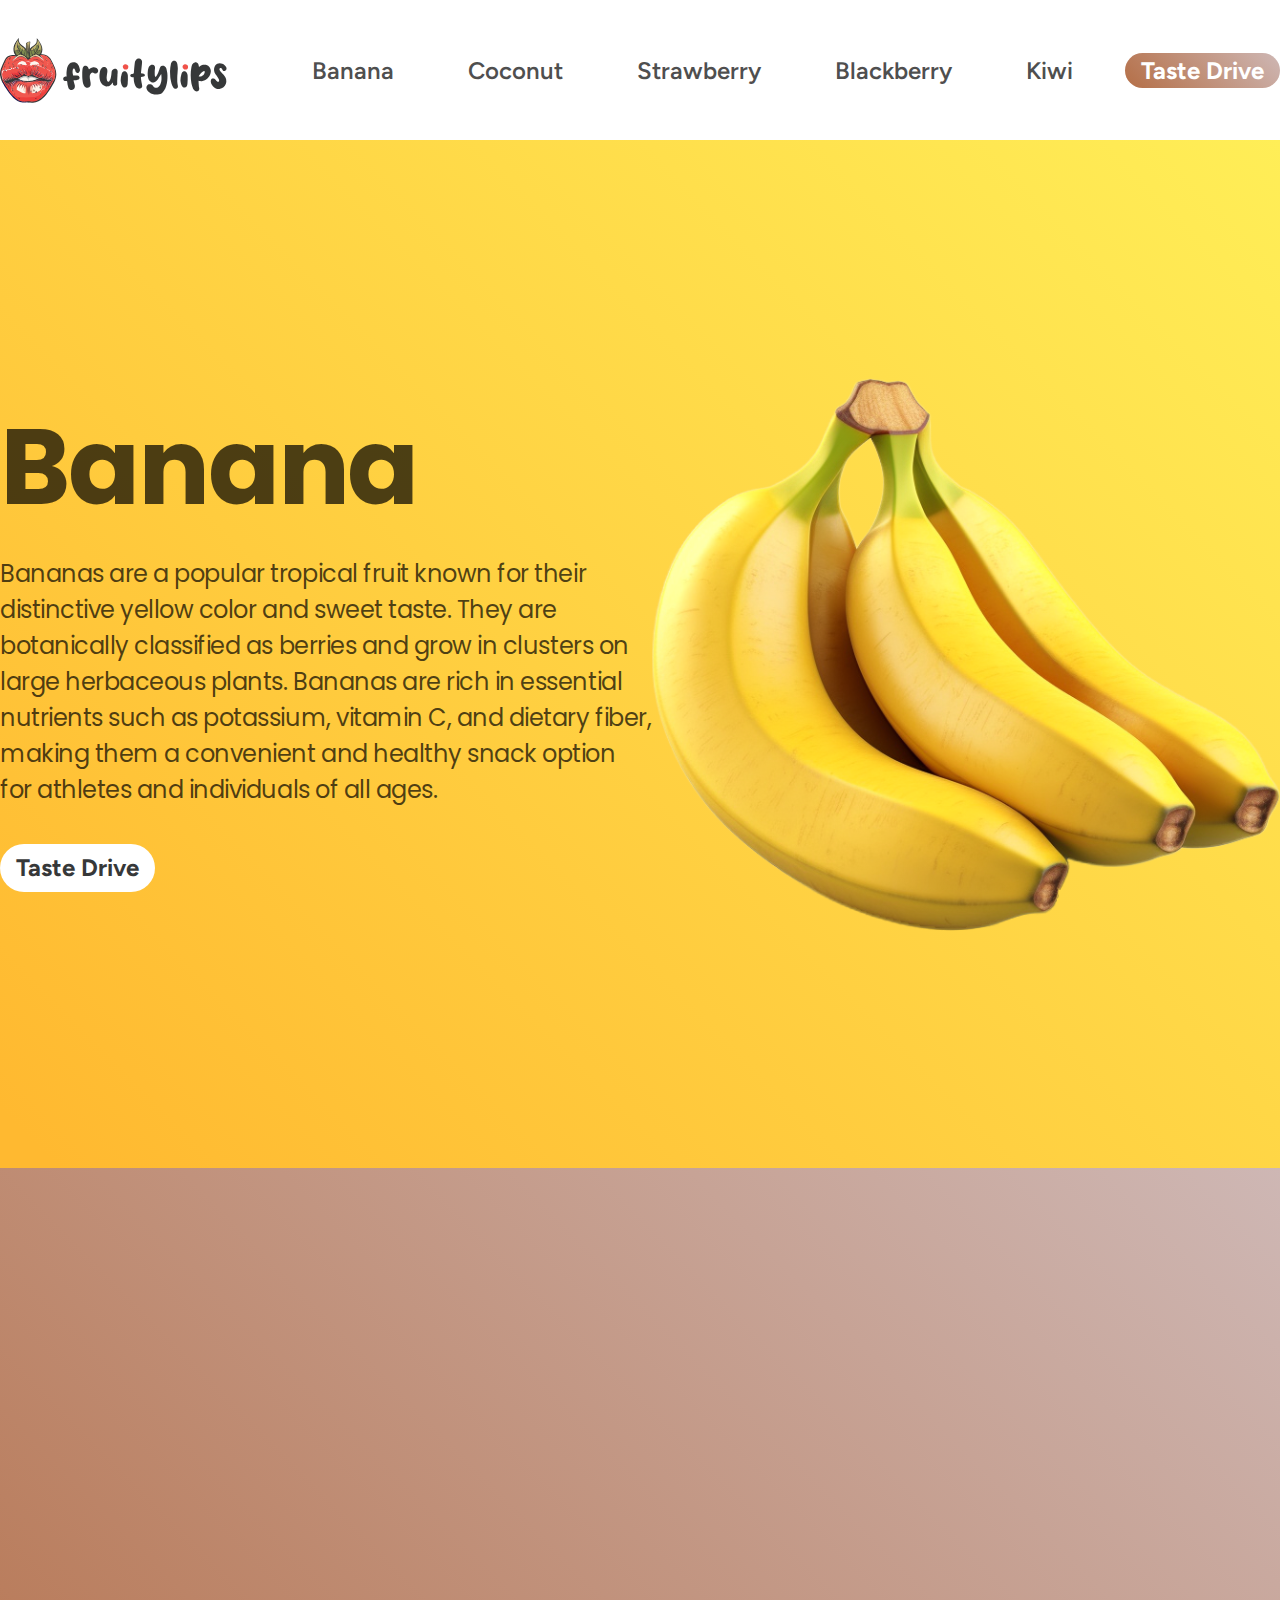
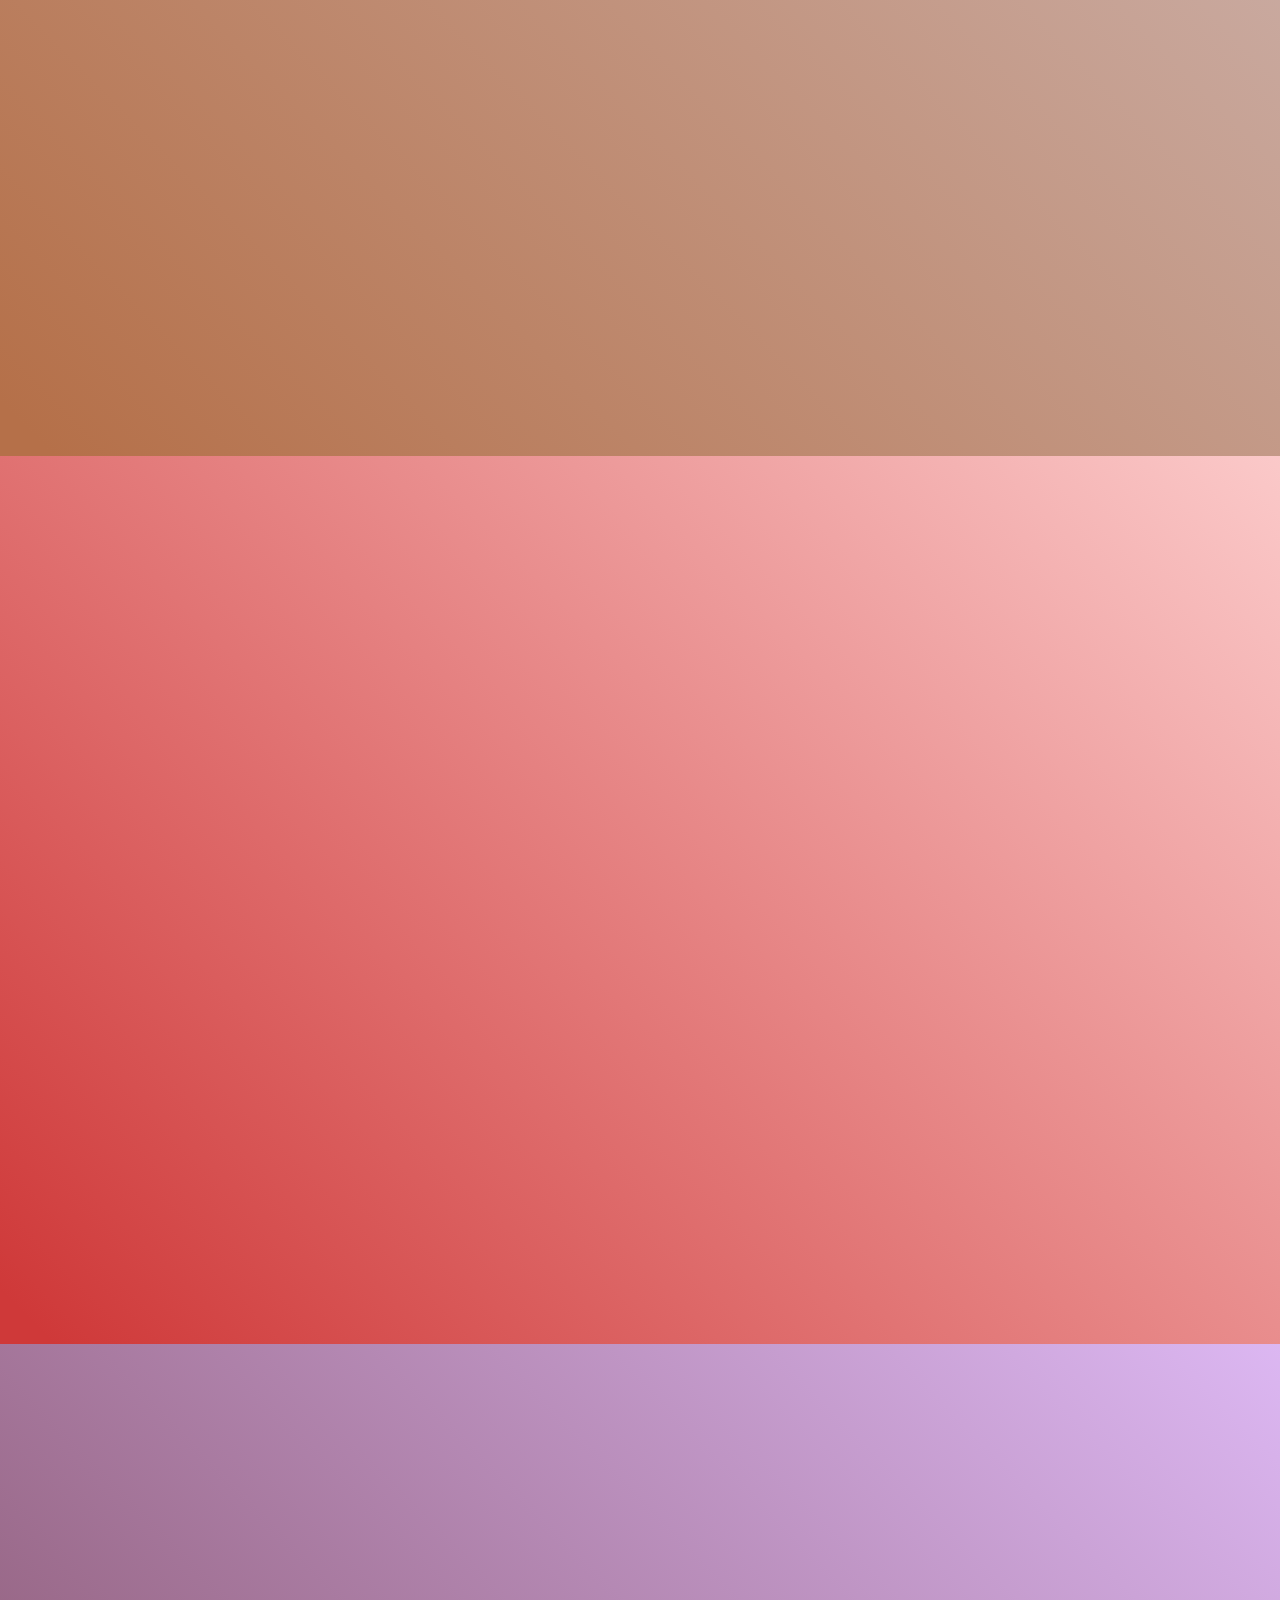
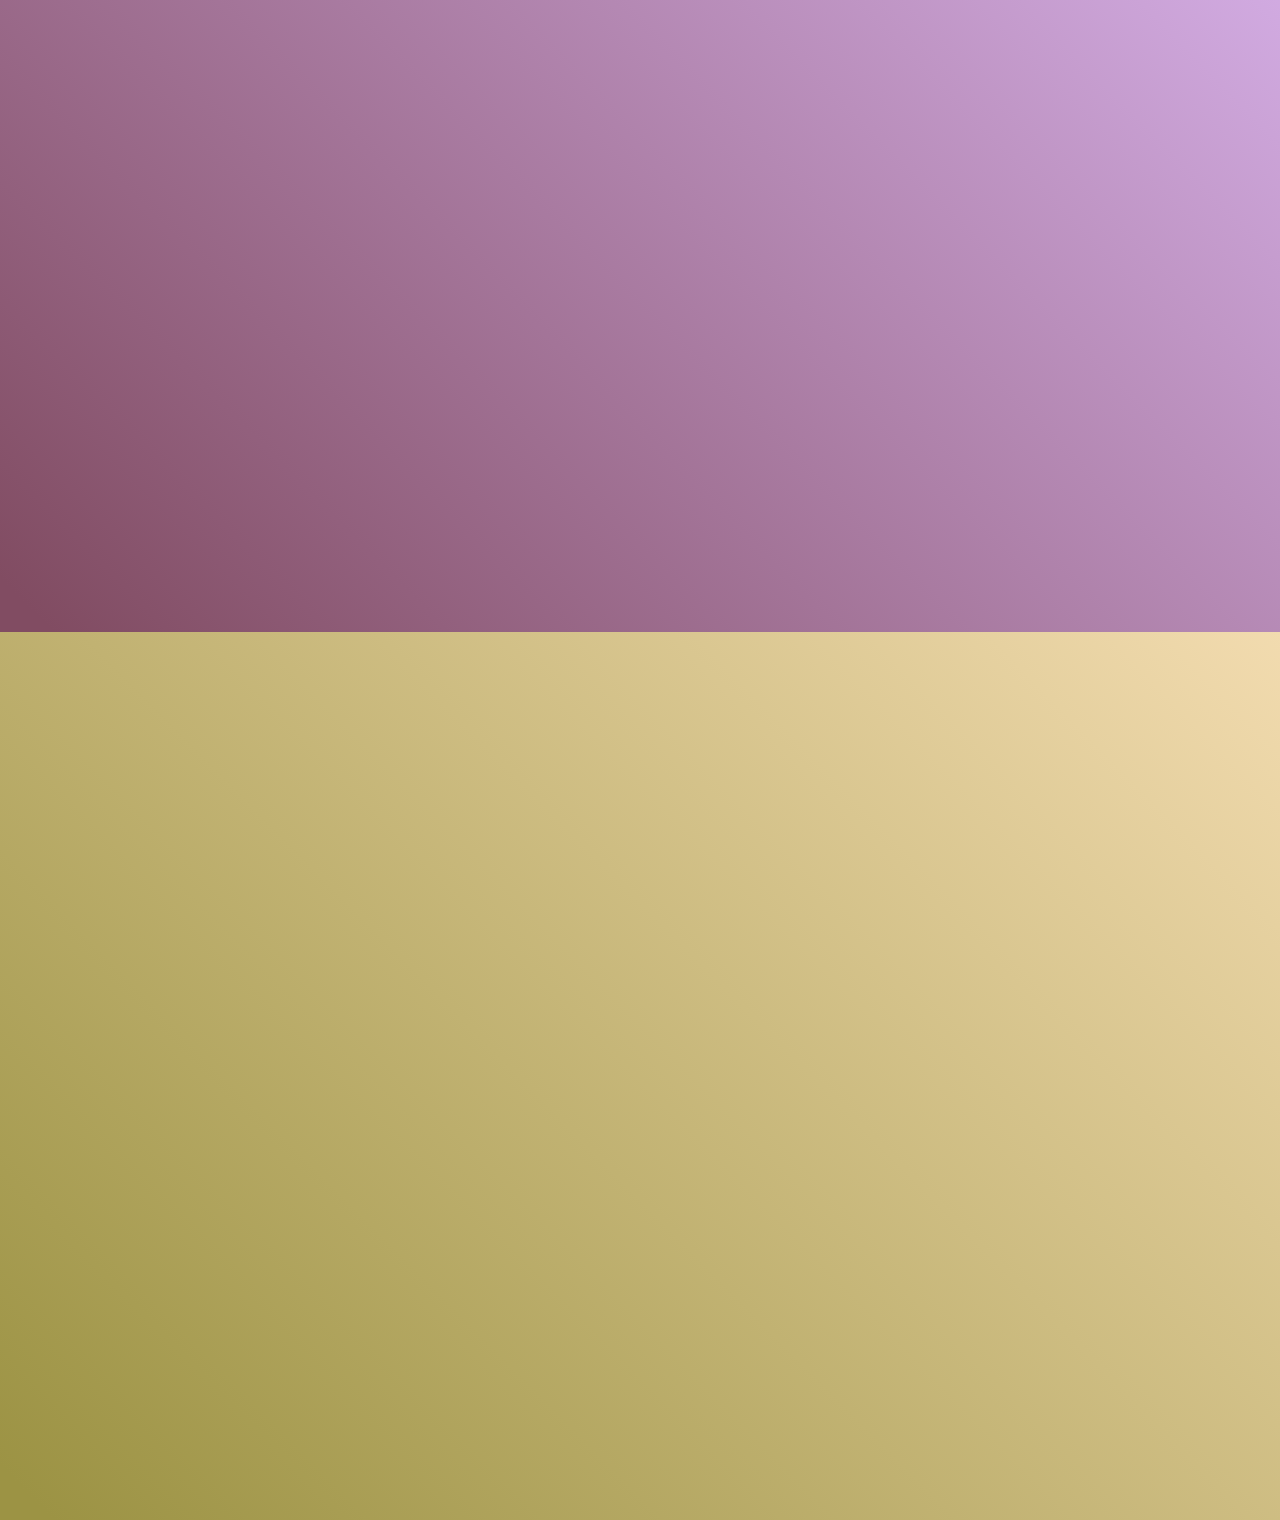
<file: Fruits-Site/index.html.html>
<!DOCTYPE html>
<html lang="en">
<head>
    <meta charset="UTF-8">
    <meta http-equiv="X-UA-Compatible" content="IE=edge">
    <meta name="viewport" content="width=device-width, initial-scale=1.0">
    <link rel="stylesheet" href="fruits.css">
    <link href="https://fonts.googleapis.com/css?family=Figtree:300,regular,500,600,700,800,900" rel="stylesheet" />
    <link href="https://fonts.googleapis.com/css?family=Poppins:100,200,300,regular,,500,600,700,800,900" rel="stylesheet" />
    <title>Document</title>
</head>
<body>
    <div class="wrapper">
        <header class="header">
            <div class="header__container">
                <div class="header__logo">
                    <img src="images/Logo/logo.svg" alt="logo">
                </div>
                <div class="header__main main-header">
                    <nav class="main-header__nav nav-main-header">
                        <ul class="nav-main-header__list">
                            <li class="nav-main-header__item">
                                <a href="" class="nav-main-header__link">Banana</a>
                            </li>
                            <li class="nav-main-header__item">
                                <a href="" class="nav-main-header__link">Coconut</a>
                            </li>
                            <li class="nav-main-header__item">
                                <a href="" class="nav-main-header__link">Strawberry</a>
                            </li>
                            <li class="nav-main-header__item">
                                <a href="" class="nav-main-header__link">Blackberry</a>
                            </li>
                            <li class="nav-main-header__item">
                                <a href="" class="nav-main-header__link">Kiwi</a>
                            </li>
                        </ul>
                    </nav>
                    <div class="main-header__test">Taste Drive</div>
                </div>
            </div>
        </header>
        <main class="page">
            <section class="page__banana banana">
                <div class="banana__container">
                    <div class="banana__content content-banana ">
                        <div class="content-banana__body">
                            <div class="content-banana__title title-section">Banana</div>
                            <div class="content-banana__text text-section">Bananas are a popular tropical fruit known for their distinctive yellow color and sweet taste. They are botanically classified as berries and grow in clusters on large herbaceous plants. Bananas are rich in essential nutrients such as potassium, vitamin C, and dietary fiber, making them a convenient and healthy snack option for athletes and individuals of all ages.</div>
                        </div>
                        <div class="content-banana__button taste-Button">Taste Drive</div>
                    </div>
                    <div class="banana__img">
                        <img src="images/fruits/bananas.svg" alt="bananas">
                    </div>
                </div>
            </section>
            <section class="page__coconuts coconuts">
                <div class="coconuts__container">
                    <div class="coconuts__content content-coconuts contentBody">
                        <div class="content-coconuts__body">
                            <div class="content-coconuts__title title-section">Coconut</div>
                            <div class="content-coconuts__text text-section">Coconuts are tropical fruits with a hard outer husk, a tough shell, and a deliciously sweet, creamy flesh inside. They are widely known for their versatility, providing coconut water, milk, oil, and grated coconut for culinary use. Coconuts are a rich source of healthy fats, fiber, and essential minerals, making them a nutritious addition to various dishes and beverages.</div>
                        </div>
                        <div class="content-coconuts__button taste-Button">Taste Drive</div>
                    </div>
                    <div class="coconuts__img imgBody">
                        <img src="images/fruits/coconuts.svg" alt="coconuts">
                    </div>
                </div>
            </section>
            <section class="page__Strawberry Strawberry">
                <div class="Strawberry__container">
                    <div class="Strawberry__content content-Strawberry contentBody">
                        <div class="content-Strawberry__body">
                            <div class="content-Strawberry__title title-section">Strawberry</div>
                            <div class="content-Strawberry__text text-section">Strawberries are vibrant red fruits with a sweet and slightly tart flavor. They are a member of the rose family and are known for their juicy texture and small seeds that cover their surface. Packed with antioxidants, vitamins, and dietary fiber, strawberries are not only delicious but also offer numerous health benefits, including promoting heart health and boosting the immune system.</div>
                        </div>
                        <div class="content-Strawberry__button taste-Button">Taste Drive</div>
                    </div>
                    <div class="Strawberry__img imgBody">
                        <img src="images/fruits/strawberyy.svg" alt="Strawberry">
                    </div>
                </div>
            </section>
            <section class="page__Blackberry Blackberry">
                <div class="Blackberry__container">
                    <div class="Blackberry__content content-Blackberry contentBody">
                        <div class="content-Blackberry__body">
                            <div class="content-Blackberry__title title-section">Blackberry</div>
                            <div class="content-Blackberry__text text-section">Strawberries are vibrant red fruits with a sweet and slightly tart flavor. They are a member of the rose family and are known for their juicy texture and small seeds that cover their surface. Packed with antioxidants, vitamins, and dietary fiber, strawberries are not only delicious but also offer numerous health benefits, including promoting heart health and boosting the immune system.</div>
                        </div>
                        <div class="content-Blackberry__button taste-Button">Taste Drive</div>
                    </div>
                    <div class="Blackberry__img imgBody">
                        <img src="images/fruits/Blackbery.svg" alt="Blackberry">
                    </div>
                </div>
            </section>
            <section class="page__Kiwi Kiwi">
                <div class="Kiwi__container">
                    <div class="Kiwi__content content-Kiwi contentBody">
                        <div class="content-Kiwi__body">
                            <div class="content-Kiwi__title title-section">Kiwi</div>
                            <div class="content-Kiwi__text text-section">Strawberries are vibrant red fruits with a sweet and slightly tart flavor. They are a member of the rose family and are known for their juicy texture and small seeds that cover their surface. Packed with antioxidants, vitamins, and dietary fiber, strawberries are not only delicious but also offer numerous health benefits, including promoting heart health and boosting the immune system.</div>
                        </div>
                        <div class="content-Kiwi__button taste-Button">Taste Drive</div>
                    </div>
                    <div class="Kiwi__img imgBody">
                        <img src="images/fruits/kiwi.svg" alt="Kiwi">
                    </div>
                </div>
            </section>
        </main>
        <footer class="footer">
        </footer>
    </div>
    <script src="fruits.js"></script>
</body>
</html>
</file>
<file: Fruits-Site/fruits.css>
body{
    background-color: #ffffff;
    font-size: 24px;
    font-family: "Poppins";
    color: rgba(0, 0, 0, 0.7);
}

head,
body{
    height: 100%;
}

h1,
h2,
h3,
h4,
h5,
h6{
    font-size: inherit;
    font-weight: inherit;
}

ol,
ul,
li{
    list-style: none;
}

img{
    vertical-align: top;
}

button{
    font-weight: inherit;
    color: inherit;
    font-size: inherit;
    background-color: inherit;
}

*,
*::before,
*::after{
    box-sizing: border-box;
    margin: 0;
    padding: 0;
    border: none;
}

a{
    text-decoration: none;
}

/* =================================================== */

.wrapper{
    height: 100%;
    display: flex;
    flex-direction: column;
    overflow: hidden;
}

.page{
    flex: 1 1 auto;
}

/* =================================================== */

[class*="__container"]{
    max-width: 1433px;
    margin: 0 auto;
}


/* =================================================== */

.header {
    background-color: #ffffff;
    width: 100%;
    height: 140px;
    z-index: 100;
}

.fixed{
    position: fixed;
}

.header__container {
    height: 100%;
    display: flex;
    align-items: center;
    justify-content: space-between;
}
.header__logo {
}
.header__main {
    display: flex;
}

.main-header {
    text-align: center;
}
.main-header__nav {
}
.main-header__test {
    display: flex;
    align-items: center;
    text-align: center;
    padding: 0px 16px;
    background: linear-gradient(225.35deg, #CEB7B4 0%, #B57049 97.53%);
    border-radius: 32px;
    color: #ffffff;
    font-weight: 700;
    font-family: 'Figtree';
    margin-left: 30px;
}

.nav-main-header {
}
.nav-main-header__list {
    display: flex;
    
}
.nav-main-header__item {
    margin-left: 30px;
}
.nav-main-header__link {
    font-family: 'Figtree';
    color: rgba(0, 0, 0, 0.7);
    font-weight: 600;
    padding: 7px 22px;
    transition: border ease 0.1s;
    border-radius: 68px;
}

.nav-main-header__link:hover{
    border: solid 2px #B57049;
}

/* ============================================ */

.title-section {
    font-weight: 700;
    font-size: 106px;
    line-height: 98%;
    letter-spacing: -0.02em;
    margin-bottom: 36px;
}
.text-section {
    font-weight: 400;
    line-height: 36px;
    letter-spacing: -0.02em;
}
.taste-Button {
    margin-top: 36px;
    display: inline-block;

    font-weight: 700;
    line-height: 29px;
    color: #363839;
    font-family: 'Figtree';
    padding: 9.5px 16px;
    background: #ffffff;
    border-radius: 32px;
}

.contentBody{
    opacity: 0;
    transform: translateX(-60px);
    transition: opacity 1s ease, transform 0.5s ease;
}

.imgBody{
    opacity: 0;
    transform: translateX(60px);
    transition: opacity 1s ease, transform 0.5s ease;
}

.animationScroll{
    opacity: 1;
    transform: translateY(0);
}

/* ============================================ */

.page__banana {
}

.banana{
    display: flex;
    align-items: center;
    height: 1028px;
    background: linear-gradient(225.35deg, #FFEE57 0%, #FFB930 97.53%);
}
.banana__container {
    height: 100%;
    width: 100%;
    display: flex;
    align-items: center;
    justify-content: space-between;
}
.banana__content {
    max-width: 689px;
}

.banana__img{
}

.content-banana {
}
.content-banana__body {
}
.content-banana__title {
}
.content-banana__text {
}
.content-banana__button {
}

/* ============================================= */

.page__coconuts {
}
.coconuts {
    display: flex;
    align-items: center;
    height: 888px;
    background: linear-gradient(225.35deg, #CEB7B4 0%, #B57049 97.53%);
}
.coconuts__container {
    height: 100%;
    width: 100%;
    display: flex;
    align-items: center;
    justify-content: space-between;
}
.coconuts__content {
    max-width: 689px;
}
.content-coconuts {
}
.content-coconuts__body {
}
.content-coconuts__title {
}
.title-section {
}
.content-coconuts__text {
}
.text-section {
}
.content-coconuts__button {
}
.taste-Button {
}
.coconuts__img {
}

/* ========================================== */

.page__Strawberry {
}
.Strawberry {
    display: flex;
    align-items: center;
    height: 888px;
    background: linear-gradient(225.35deg, #FBC9C9 0%, #CF3939 97.53%);
}
.Strawberry__container {
    height: 100%;
    width: 100%;
    display: flex;
    align-items: center;
    justify-content: space-between;
}
.Strawberry__content {
    max-width: 689px;
}
.content-Strawberry {
}
.content-Strawberry__body {
}
.content-Strawberry__title {
}
.title-section {
}
.content-Strawberry__text {
}
.text-section {
}
.content-Strawberry__button {
}
.taste-Button {
}
.Strawberry__img {
}

/* ======================================= */

.page__Blackberry {
}
.Blackberry {
    display: flex;
    align-items: center;
    height: 888px;
    background: linear-gradient(225.35deg, #DCB7F2 0%, #814C62 97.53%);
}
.Blackberry__container {
    height: 100%;
    width: 100%;
    display: flex;
    align-items: center;
    justify-content: space-between;
}
.Blackberry__content {
    max-width: 689px;
}
.content-Blackberry {
}
.content-Blackberry__body {
}
.content-Blackberry__title {
}
.title-section {
}
.content-Blackberry__text {
}
.text-section {
}
.content-Blackberry__button {
}
.taste-Button {
}
.Blackberry__img {
}

/* ==================================== */

.page__Kiwi {
}
.Kiwi {
    display: flex;
    align-items: center;
    height: 888px;
    background: linear-gradient(225.35deg, #F2DBAF 0%, #9C9344 97.53%);
}
.Kiwi__container {
    height: 100%;
    width: 100%;
    display: flex;
    align-items: center;
    justify-content: space-between;
}
.Kiwi__content {
    max-width: 689px;
}
.content-Kiwi {
}
.content-Kiwi__body {
}
.content-Kiwi__title {
}
.title-section {
}
.content-Kiwi__text {
}
.text-section {
}
.content-Kiwi__button {
}
.taste-Button {
}
.Kiwi__img {
}

/* ================================== */
</file>
